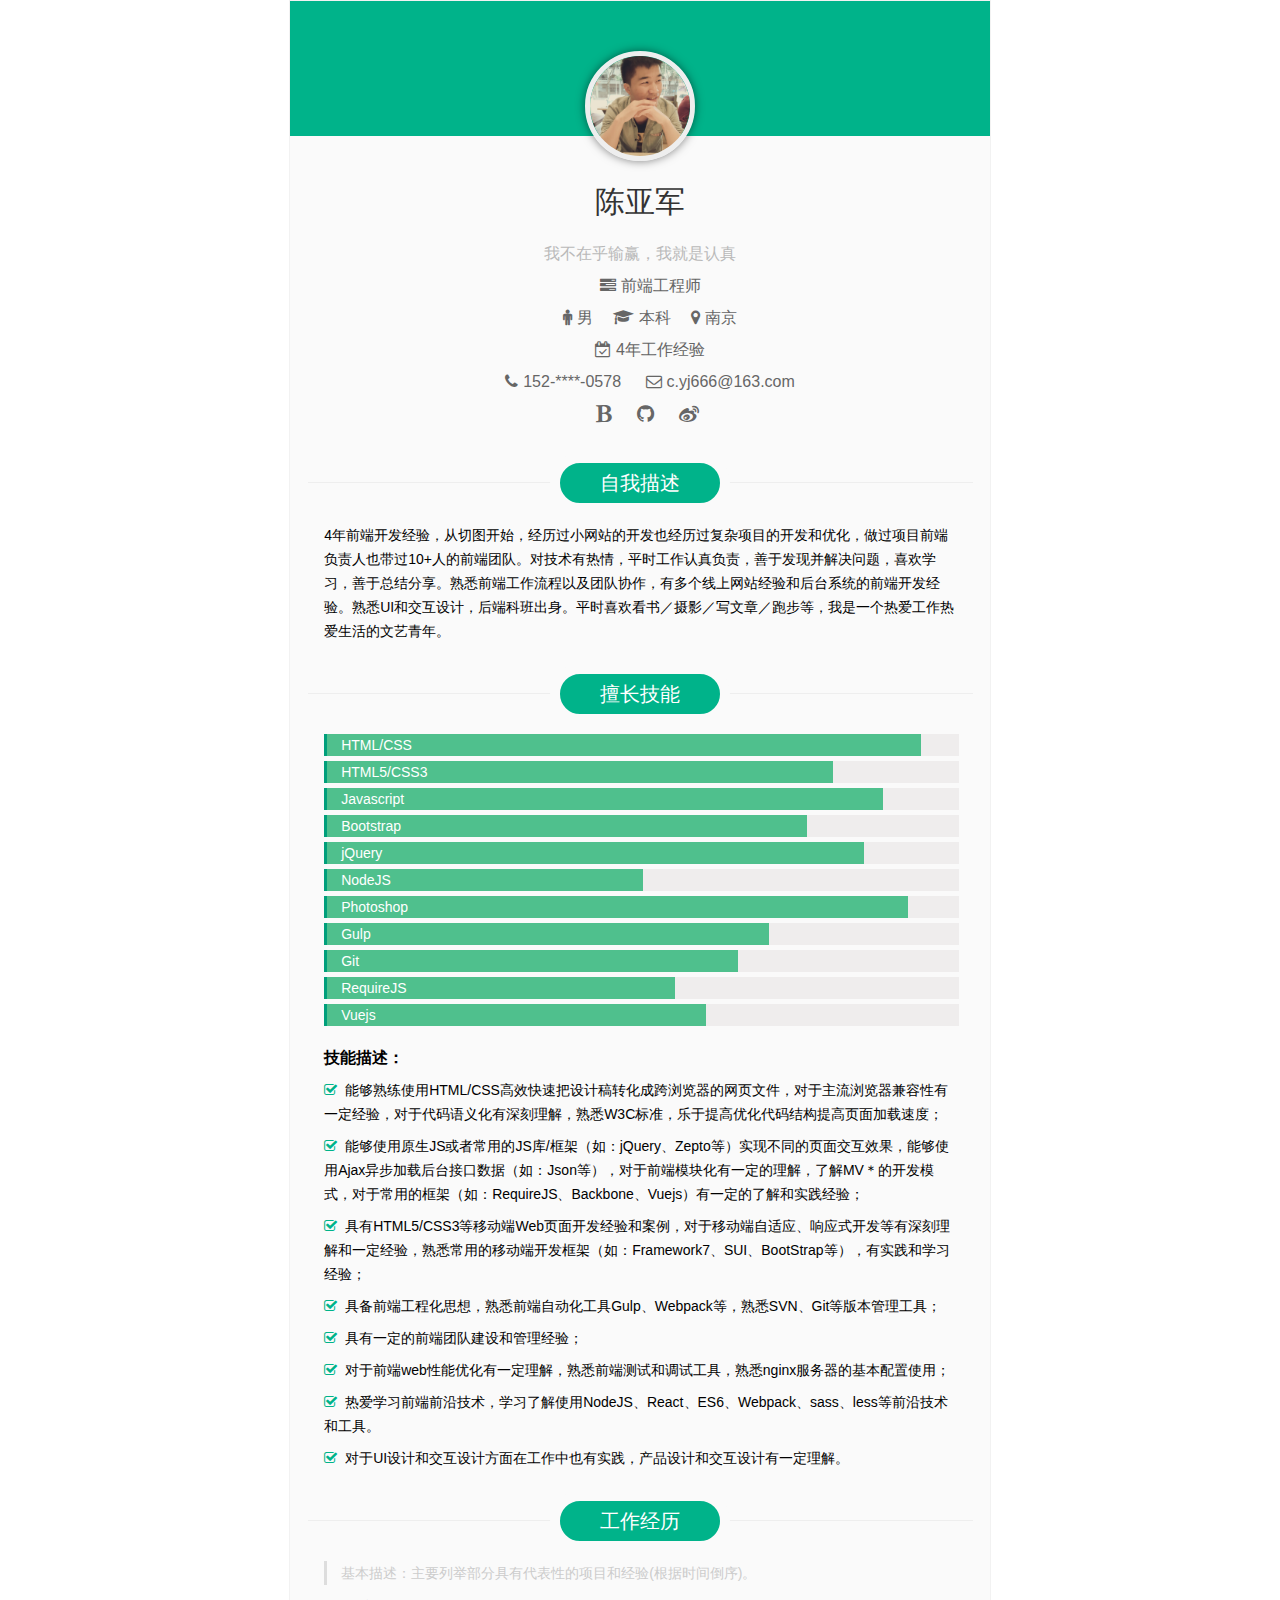
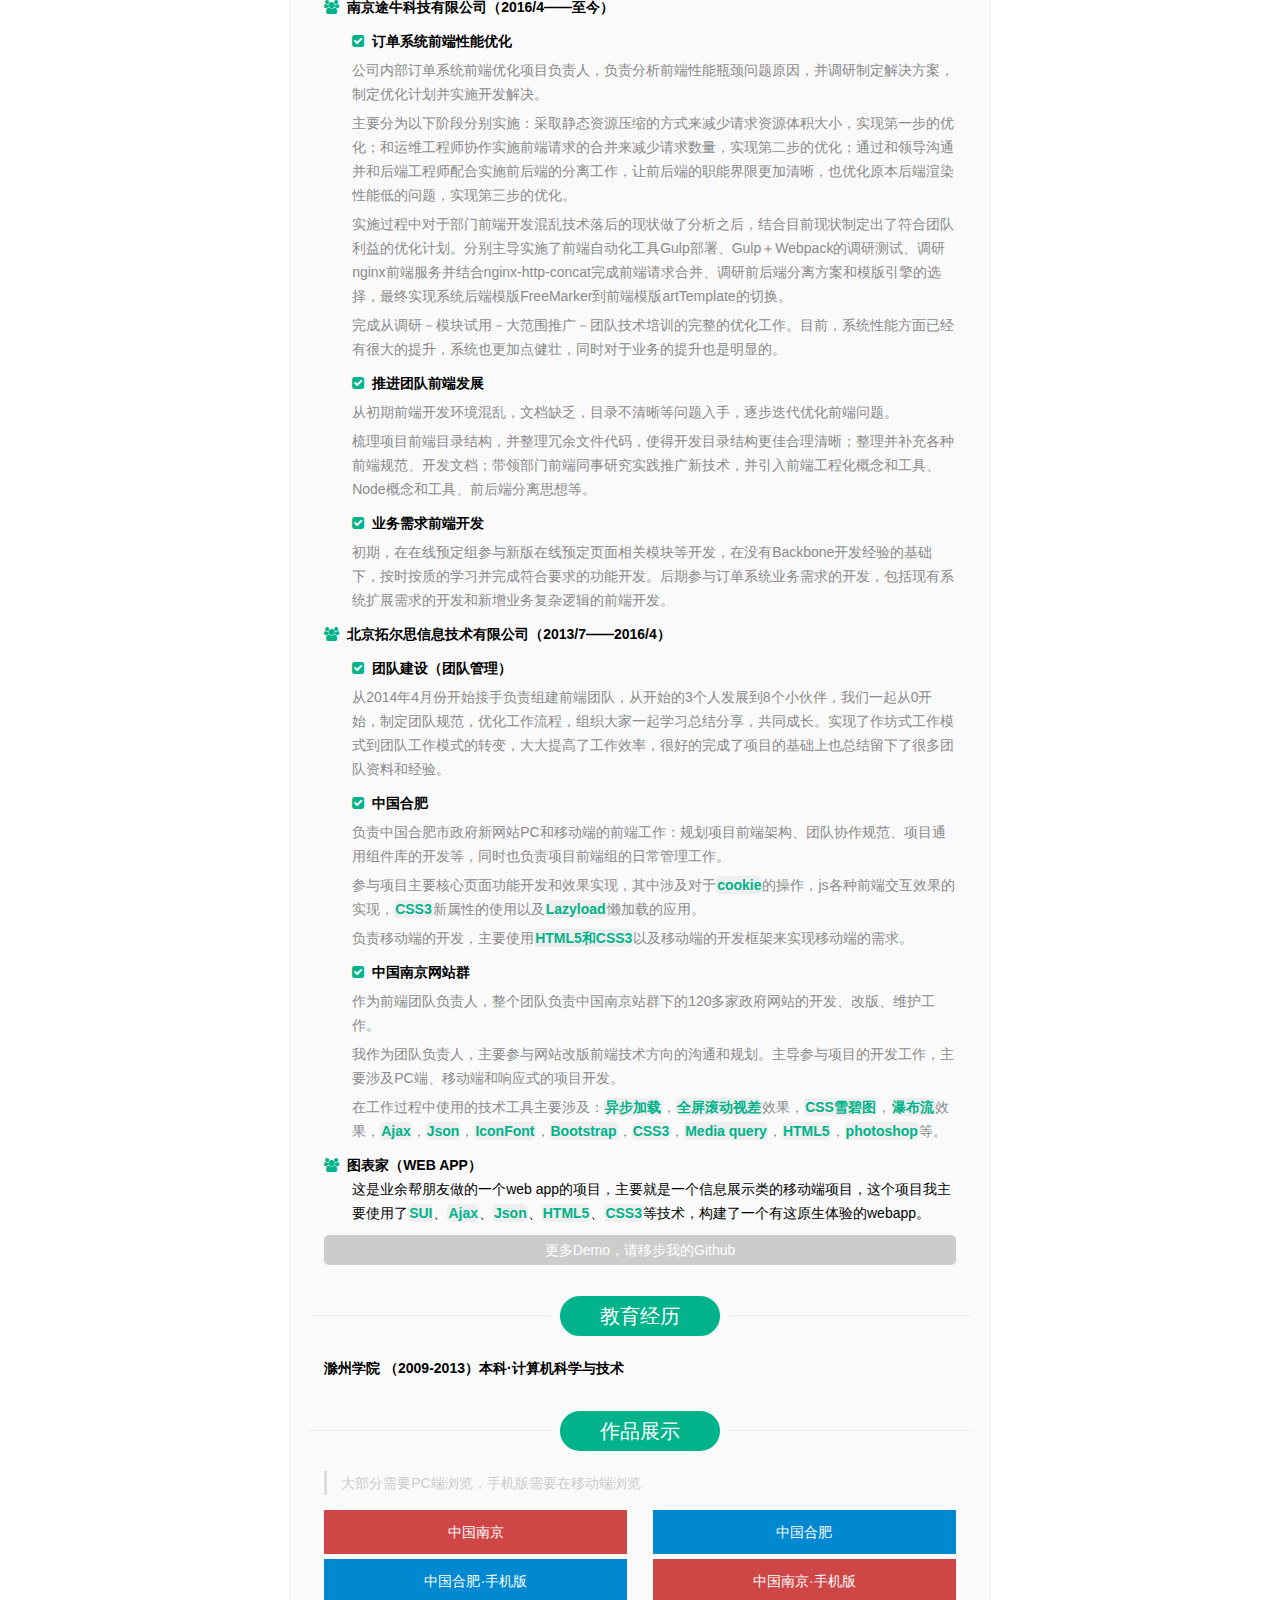
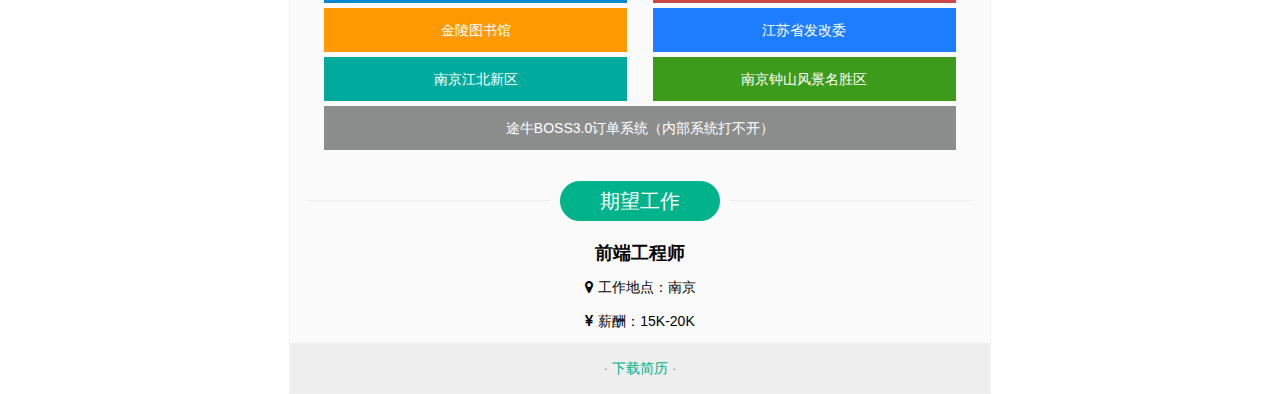
<file: index.html>
<!DOCTYPE html>
<html lang="en">
<head>
	<meta charset="UTF-8">
	<meta http-equiv="X-UA-Compatible" content="IE=edge">
	<title>Yajun's Resume</title>
	<meta name="viewport" content="initial-scale=1, maximum-scale=1">
	<meta name="apple-mobile-web-app-capable" content="yes">
    <meta name="apple-mobile-web-app-status-bar-style" content="black">

	<link rel="stylesheet" type="text/css"  href="css/resume-v2.css">
	<link rel="stylesheet" type="text/css"  href="css/font-awesome.min.css">

	<!-- 百度统计代码 -->
	<script>
	var _hmt = _hmt || [];
	(function() {
	  var hm = document.createElement("script");
	  hm.src = "//hm.baidu.com/hm.js?6ed5cdcc9e798829b0d4afc1853e2a17";
	  var s = document.getElementsByTagName("script")[0]; 
	  s.parentNode.insertBefore(hm, s);
	})();
	</script>

</head>
<body>
<div class="warp">
	<div class="header">
		<img src="img/photo.jpg" />
	</div>
	<div class="block info">
		<h2>陈亚军</h2>
		<p class="f_word">我不在乎输赢，我就是认真</p>
		<p><i class="fa fa-tasks"></i>前端工程师</p>
		<p><span><i class="fa fa-male"></i>男</span><span><i class="fa fa-graduation-cap"></i>本科</span><span><i class="fa fa-map-marker"></i>南京</span></p>
		<p><i class="fa fa-calendar-check-o"></i><span>4年工作经验</span></p>
		<p><span><i class="fa fa-phone"></i>152-****-0578</span> <span><i class="fa fa-envelope-o"></i>c.yj666@163.com</span></p>
		<p><a href="https://github.com/stuxt/stuxt.github.io/issues" target="_blank"><i class="fa fa-bold"></i></a><a href="https://github.com/stuxt" target="_blank"><i class="fa fa-github"></i></a><a href="http://weibo.com/cyj666" target="_blank"><i class="fa fa-weibo"></i></a></p>
	</div>
	<div class="ex-box">
		<div class="item-box">
			<div class="title">自我描述</div>
			<div class="content">
				<p>4年前端开发经验，从切图开始，经历过小网站的开发也经历过复杂项目的开发和优化，做过项目前端负责人也带过10+人的前端团队。对技术有热情，平时工作认真负责，善于发现并解决问题，喜欢学习，善于总结分享。熟悉前端工作流程以及团队协作，有多个线上网站经验和后台系统的前端开发经验。熟悉UI和交互设计，后端科班出身。平时喜欢看书／摄影／写文章／跑步等，我是一个热爱工作热爱生活的文艺青年。</p>
			</div>
		</div>
		<div class="item-box skill">
			<div class="title">擅长技能</div>
			<div class="content">
				<ul class="tec-list">
					<li class="tec-hc"><div class="pro-box"><div class="pro-inner"><span>HTML/CSS</span></div></div></li>
					<li class="tec-h5c3"><div class="pro-box"><div class="pro-inner"><span>HTML5/CSS3</span></div></div></li>
					<li class="tec-js"><div class="pro-box"><div class="pro-inner"><span>Javascript</span></div></div></li>
					<li class="tec-bs"><div class="pro-box"><div class="pro-inner"><span>Bootstrap</span></div></div></li>
					<li class="tec-jq"><div class="pro-box"><div class="pro-inner"><span>jQuery</span></div></div></li>
					<li class="tec-node"><div class="pro-box"><div class="pro-inner"><span>NodeJS</span></div></div></li>
					<li class="tec-ps"><div class="pro-box"><div class="pro-inner"><span>Photoshop</span></div></div></li>
					<li class="tec-gulp"><div class="pro-box"><div class="pro-inner"><span>Gulp</span></div></div></li>
					<li class="tec-git"><div class="pro-box"><div class="pro-inner"><span>Git</span></div></div></li>
					<li class="tec-rq"><div class="pro-box"><div class="pro-inner"><span>RequireJS</span></div></div></li>
					<li class="tec-vue"><div class="pro-box"><div class="pro-inner"><span>Vuejs</span></div></div></li>
				</ul>
				<p><span>技能描述：</span></p>
				<ul class="skill-list">
					<li><i class="fa fa-check-square-o"></i>能够熟练使用HTML/CSS高效快速把设计稿转化成跨浏览器的网页文件，对于主流浏览器兼容性有一定经验，对于代码语义化有深刻理解，熟悉W3C标准，乐于提高优化代码结构提高页面加载速度；</li>
					<li><i class="fa fa-check-square-o"></i>能够使用原生JS或者常用的JS库/框架（如：jQuery、Zepto等）实现不同的页面交互效果，能够使用Ajax异步加载后台接口数据（如：Json等），对于前端模块化有一定的理解，了解MV＊的开发模式，对于常用的框架（如：RequireJS、Backbone、Vuejs）有一定的了解和实践经验；</li>
					<li><i class="fa fa-check-square-o"></i>具有HTML5/CSS3等移动端Web页面开发经验和案例，对于移动端自适应、响应式开发等有深刻理解和一定经验，熟悉常用的移动端开发框架（如：Framework7、SUI、BootStrap等），有实践和学习经验；</li>
					<li><i class="fa fa-check-square-o"></i>具备前端工程化思想，熟悉前端自动化工具Gulp、Webpack等，熟悉SVN、Git等版本管理工具；</li>
					<li><i class="fa fa-check-square-o"></i>具有一定的前端团队建设和管理经验；</li>
					<li><i class="fa fa-check-square-o"></i>对于前端web性能优化有一定理解，熟悉前端测试和调试工具，熟悉nginx服务器的基本配置使用；</li>
					<li><i class="fa fa-check-square-o"></i>热爱学习前端前沿技术，学习了解使用NodeJS、React、ES6、Webpack、sass、less等前沿技术和工具。</li>
					<li><i class="fa fa-check-square-o"></i>对于UI设计和交互设计方面在工作中也有实践，产品设计和交互设计有一定理解。</li>
				</ul>
			</div>
		</div>
		<div class="item-box exp">
			<div class="title">工作经历</div>
			<div class="content">
				<p><span>基本描述：</span>主要列举部分具有代表性的项目和经验(根据时间倒序)。</p>
				<dl>
					<dt><i class="fa fa-users"></i>南京途牛科技有限公司（2016/4——至今）</dt>
					<dd>
						<ul>
							<li class="exp-item-title"><i class="fa fa-check-square"></i>订单系统前端性能优化</li>
							<li class="exp-item-content">
								<p>公司内部订单系统前端优化项目负责人，负责分析前端性能瓶颈问题原因，并调研制定解决方案，制定优化计划并实施开发解决。</p>
								<p>主要分为以下阶段分别实施：采取静态资源压缩的方式来减少请求资源体积大小，实现第一步的优化；和运维工程师协作实施前端请求的合并来减少请求数量，实现第二步的优化；通过和领导沟通并和后端工程师配合实施前后端的分离工作，让前后端的职能界限更加清晰，也优化原本后端渲染性能低的问题，实现第三步的优化。</p>
								<p>实施过程中对于部门前端开发混乱技术落后的现状做了分析之后，结合目前现状制定出了符合团队利益的优化计划。分别主导实施了前端自动化工具Gulp部署、Gulp＋Webpack的调研测试、调研nginx前端服务并结合nginx-http-concat完成前端请求合并、调研前后端分离方案和模版引擎的选择，最终实现系统后端模版FreeMarker到前端模版artTemplate的切换。</p>
								<p>完成从调研－模块试用－大范围推广－团队技术培训的完整的优化工作。目前，系统性能方面已经有很大的提升，系统也更加点健壮，同时对于业务的提升也是明显的。</p>
							</li>

							<li class="exp-item-title"><i class="fa fa-check-square"></i>推进团队前端发展</li>
							<li class="exp-item-content">
								<p>从初期前端开发环境混乱，文档缺乏，目录不清晰等问题入手，逐步迭代优化前端问题。</p>
								<p>梳理项目前端目录结构，并整理冗余文件代码，使得开发目录结构更佳合理清晰；整理并补充各种前端规范、开发文档；带领部门前端同事研究实践推广新技术，并引入前端工程化概念和工具、Node概念和工具、前后端分离思想等。</p>
							</li>

							<li class="exp-item-title"><i class="fa fa-check-square"></i>业务需求前端开发</li>
							<li class="exp-item-content">
								<p>初期，在在线预定组参与新版在线预定页面相关模块等开发，在没有Backbone开发经验的基础下，按时按质的学习并完成符合要求的功能开发。后期参与订单系统业务需求的开发，包括现有系统扩展需求的开发和新增业务复杂逻辑的前端开发。</p>
							</li>
						</ul>
					</dd>
					<dt><i class="fa fa-users"></i>北京拓尔思信息技术有限公司（2013/7——2016/4）</dt>
					<dd>
						<ul>
							<li class="exp-item-title"><i class="fa fa-check-square"></i>团队建设（团队管理）</li>
							<li class="exp-item-content">
								<p>从2014年4月份开始接手负责组建前端团队，从开始的3个人发展到8个小伙伴，我们一起从0开始，制定团队规范，优化工作流程，组织大家一起学习总结分享，共同成长。实现了作坊式工作模式到团队工作模式的转变，大大提高了工作效率，很好的完成了项目的基础上也总结留下了很多团队资料和经验。</p>
							</li>

							<li class="exp-item-title"><i class="fa fa-check-square"></i>中国合肥</li>
							<li class="exp-item-content">
								<p>负责中国合肥市政府新网站PC和移动端的前端工作：规划项目前端架构、团队协作规范、项目通用组件库的开发等，同时也负责项目前端组的日常管理工作。</p>
								<p>参与项目主要核心页面功能开发和效果实现，其中涉及对于<span>cookie</span>的操作，js各种前端交互效果的实现，<span>CSS3</span>新属性的使用以及<span>Lazyload</span>懒加载的应用。</p>
								<p>负责移动端的开发，主要使用<span>HTML5和CSS3</span>以及移动端的开发框架来实现移动端的需求。</p>
							</li>

							<li class="exp-item-title"><i class="fa fa-check-square"></i>中国南京网站群</li>
							<li class="exp-item-content">
								<p>作为前端团队负责人，整个团队负责中国南京站群下的120多家政府网站的开发、改版、维护工作。</p>
								<p>我作为团队负责人，主要参与网站改版前端技术方向的沟通和规划。主导参与项目的开发工作，主要涉及PC端、移动端和响应式的项目开发。</p>
								<p>在工作过程中使用的技术工具主要涉及：<span>异步加载</span>，<span>全屏滚动视差</span>效果，<span>CSS雪碧图</span>，<span>瀑布流</span>效果，<span>Ajax</span>，<span>Json</span>，<span>IconFont</span>，<span>Bootstrap</span>，<span>CSS3</span>，<span>Media query</span>，<span>HTML5</span>，<span>photoshop</span>等。</p>
							</li>

							<!--<li class="exp-item-content">中国南京（手机版）：此项目是中国南京政府门户网站的移动版，对PC端进行重新规划架构更符合移动端，主要用到了<span>jQuery mobile</span>的部分对功能实现，用到了<span>CSS3</span>的<span>media query</span>实现了自适应和达到响应式的效果，以及<span>Ajax</span>实现了分页异步加载数据。</li>-->

							<!--<li class="exp-item-content">金陵图书馆（响应式）：金陵图书馆官网，主要基于<span>Bootstrap</span>实现了本站的响应式开发需求，实现了不同终端上都能友好的展示，对于一些小图标使用<span>iconfont</span>实现。配合后端工程师，对接接口与第三方系统，实现网站的上线。</li>-->

							<!--<li class="exp-item-content">江苏省发改委：江苏省发改委官网，主要是对江苏发改委网站的改版，主要是通过<span>异步加载</span>的方式，<span>对首页进行了优化</span>，把其他不同频道的内容加载到首页的不同容器，实现切换展示。使用异步加载主要是考虑到全部都写在首页一个页面上影响加载速度，所以通过把不同页面的内容异步加载到首页预留的不同容器内实现按需加载，加快首页加载速度。</li>-->

							<!--<li class="exp-item-content">我的南京APP（部分HTML5页面）：主要配合“我的南京”app，实现一些HTML5页面的开发，主要包括新闻页面，摄影页面，实现移动端的<span>瀑布流效果</span>和<span>Ajax异步加载</span>实现翻页的需求，配合app工程师修复各种bug。</li>-->

							<!--<li class="exp-item-content">中国南京门户网站：我作为前端负责人，负责所有前端的工作，制定团队协作规范和注意事项，手写JS实现页面不同的交互效果，对于页面优化部分尽量优化dom结构和使用<span>css 雪碧图</span>来减少请求数量，实现页面性能的优化，也使用了部分<span>CSS3</span>特性来实现交互效果。整合前端团队工作，配合后端制定某些数据接口。</li>-->
						</ul>
					</dd>
					<dt><i class="fa fa-users"></i>图表家（WEB APP）</dt>
					<dd>这是业余帮朋友做的一个web app的项目，主要就是一个信息展示类的移动端项目，这个项目我主要使用了<span>SUI</span>、<span>Ajax</span>、<span>Json</span>、<span>HTML5</span>、<span>CSS3</span>等技术，构建了一个有这原生体验的webapp。</dd>
				</dl>
				<a href="https://github.com/stuxt" target="_blank" class="a-github">更多Demo，请移步我的Github</a>
			</div>
		</div>
		<div class="item-box edu">
			<div class="title">教育经历</div>
			<div class="content">
				<p>滁州学院 （2009-2013）本科·计算机科学与技术</p>
				<!--<ul>-->
					<!--<li><i class="fa fa-dot-circle-o"></i>[2010]获校网页设计大赛一等奖</li>-->
					<!--<li><i class="fa fa-dot-circle-o"></i>[2011-2012]担任院学生会办公室主任</li>-->
					<!--<li><i class="fa fa-dot-circle-o"></i>[2011]获校二等奖学金</li>-->
					<!--<li><i class="fa fa-dot-circle-o"></i>[2011]获学生会“优秀学生干部”称号</li>-->
					<!--<li><i class="fa fa-dot-circle-o"></i>[2012]获国家励志奖学金</li>-->
					<!--<li><i class="fa fa-dot-circle-o"></i>[证书]英语四级</li>-->
					<!--<li><i class="fa fa-dot-circle-o"></i>[证书]国家计算机四级（网络工程师）</li>-->
				<!--</ul>-->
			</div>
		</div>
		<div class="item-box product">
			<div class="title">作品展示</div>
			<div class="content">
				<p>大部分需要PC端浏览，手机版需要在移动端浏览</p>
				<ul>
					<li class="nj-pc"><a href="http://www.nj.gov.cn" target="_blank">中国南京</a></li>
					<li class="hf-pc"><a href="www.hefei.gov.cn" target="_blank">中国合肥</a></li>
					<li class="hf-mobile"><a href="http://www.hefei.gov.cn/m/" target="_blank">中国合肥·手机版</a></li>
					<li class="nj-mobile"><a href="http://www.nj.gov.cn/zgnjsjb/" target="_blank">中国南京·手机版</a></li>
					<li class="jllib"><a href="http://www.jllib.cn" target="_blank">金陵图书馆</a></li>
					<li class="dpc-pc"><a href="http://www.jsdpc.gov.cn" target="_blank">江苏省发改委</a></li>
					<li class="njjb-pc"><a href="http://njna.nanjing.gov.cn/" target="_blank">南京江北新区</a></li>
					<li class="zsl-pc"><a href="http://zschina.nanjing.gov.cn/" target="_blank">南京钟山风景名胜区</a></li>
					<li class="tn-boss"><a href="###">途牛BOSS3.0订单系统（内部系统打不开）</a></li>
					<!--<li class="tbj-mobile"><a href="http://m.tubiaojia.com/" target="_blank">图表家</a></li>-->
				</ul>
			</div>
		</div>
		<div class="item-box job">
			<div class="title">期望工作</div>
			<div class="content">
				<p class="postion">前端工程师</p>
				<p><span><i class="fa fa-map-marker"></i>工作地点：南京</span></p>
				<p><i class="fa fa-jpy"></i>薪酬：15K-20K</p>
			</div>
		</div>
	</div>


	<div class="footer">
		<p>· <a href="https://github.com/stuxt/Resume/blob/master/files/FE-Yajun'sResume-2017.pdf" target="_blank">下载简历</a> ·</p>
	</div>
</div>

	
</body>
</html>
</file>
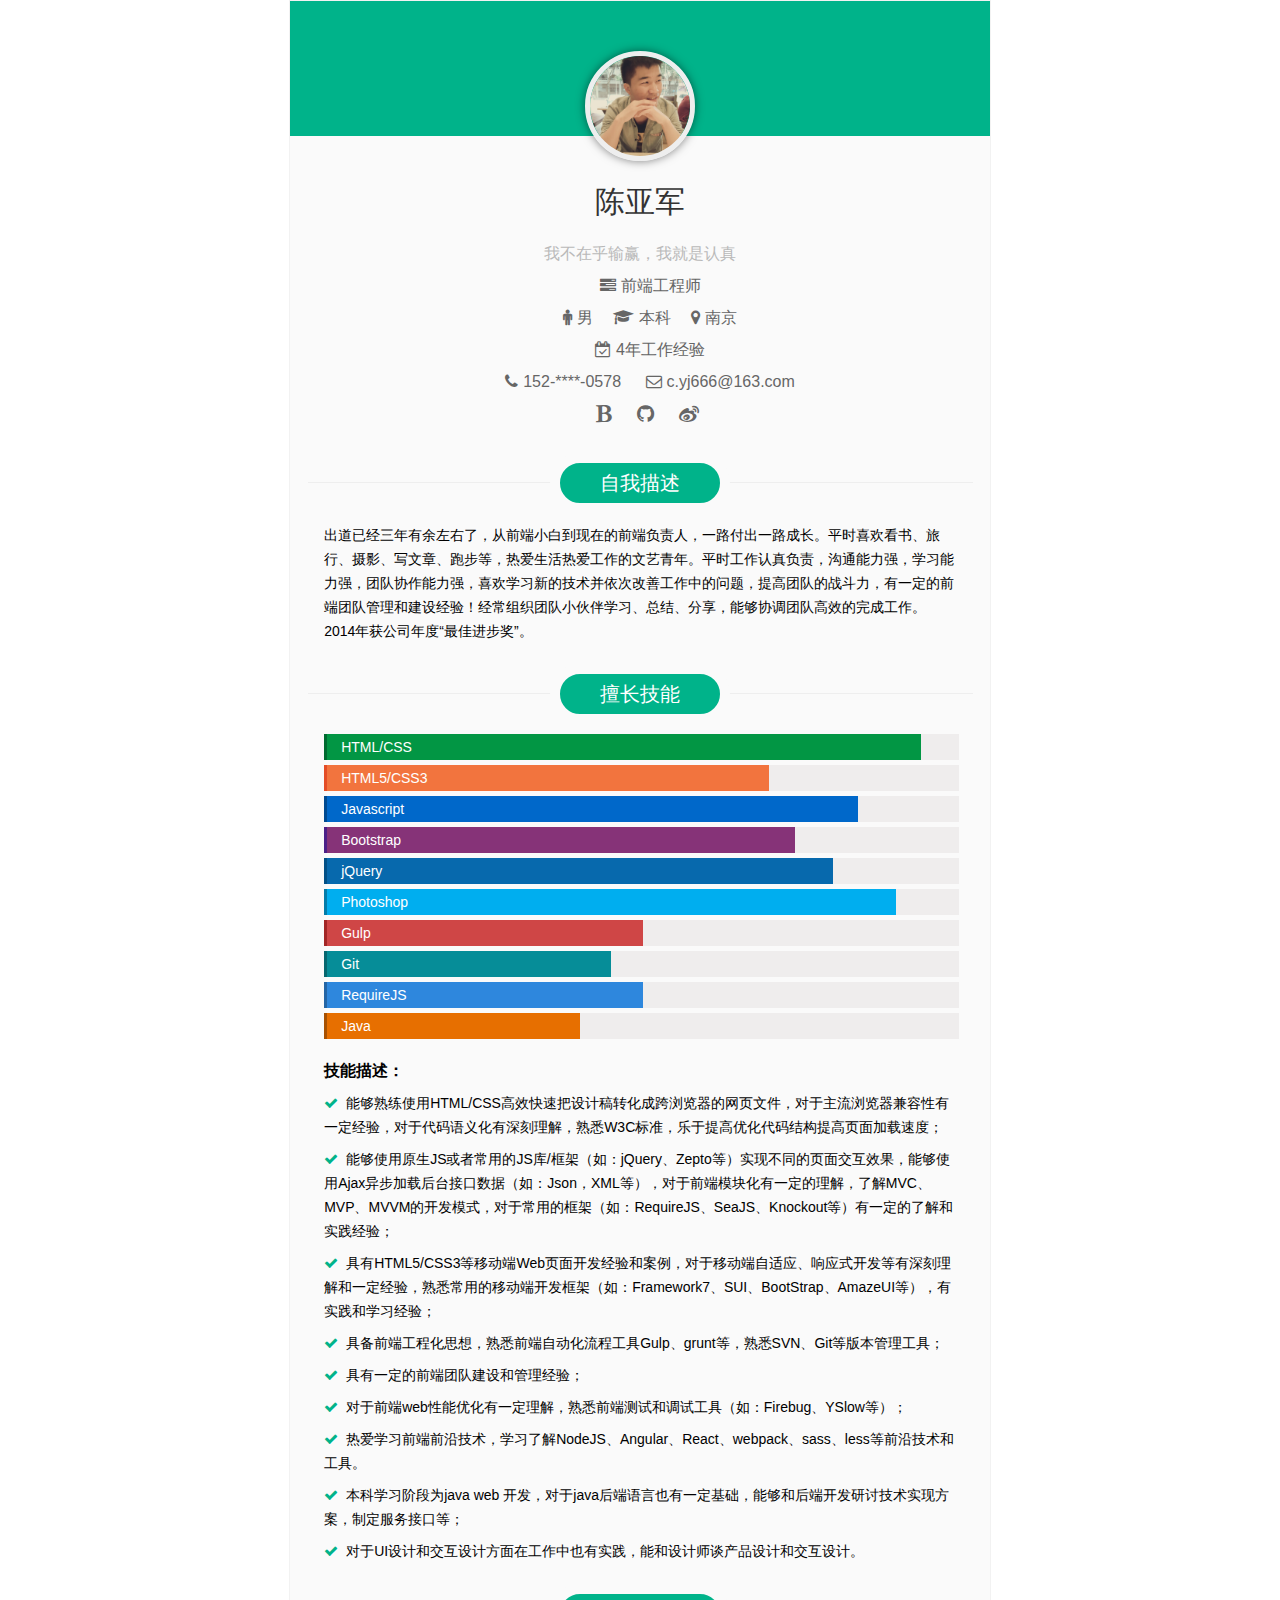
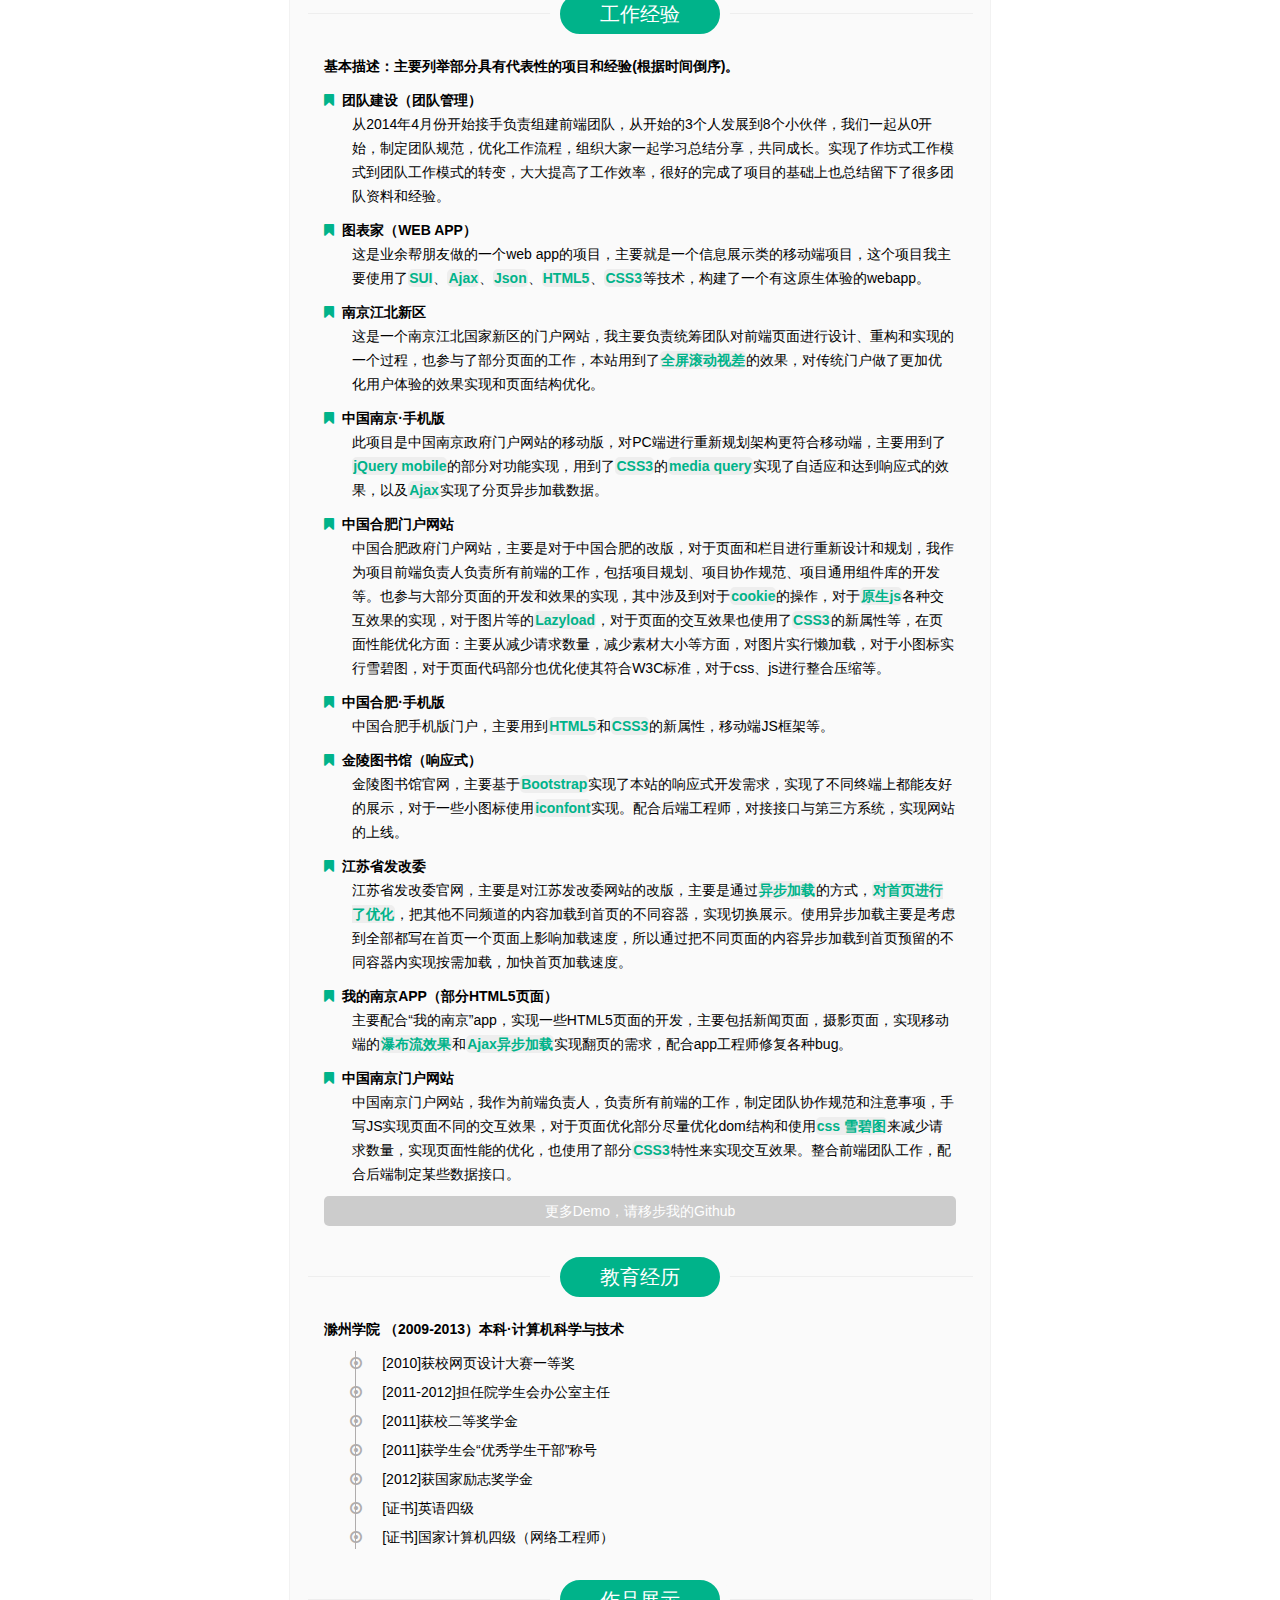
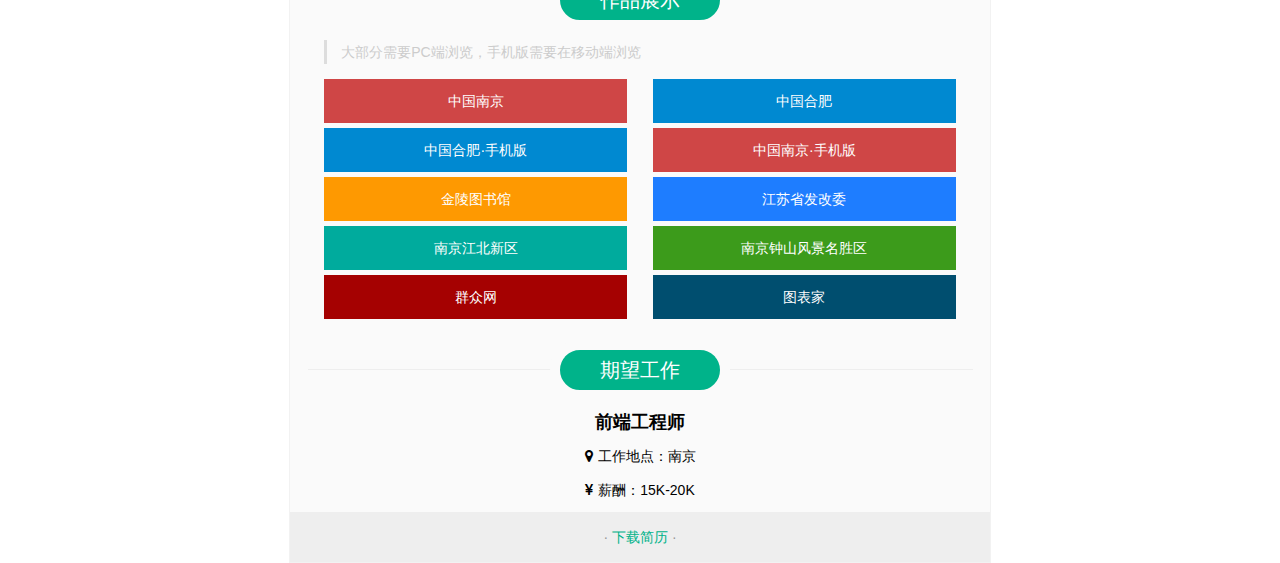
<file: index-v1.html>
<!DOCTYPE html>
<html lang="en">
<head>
	<meta charset="UTF-8">
	<meta http-equiv="X-UA-Compatible" content="IE=edge">
	<title>Yajun's Resume</title>
	<meta name="viewport" content="initial-scale=1, maximum-scale=1">
	<meta name="apple-mobile-web-app-capable" content="yes">
    <meta name="apple-mobile-web-app-status-bar-style" content="black">

	<link rel="stylesheet" type="text/css"  href="css/resume.css">
	<link rel="stylesheet" type="text/css"  href="css/font-awesome.min.css">
</head>
<body>
<div class="warp">
	<div class="header">
		<img src="img/photo.jpg" />
	</div>
	<div class="block info">
		<h2>陈亚军</h2>
		<p class="f_word">我不在乎输赢，我就是认真</p>
		<p><i class="fa fa-tasks"></i>前端工程师</p>
		<p><span><i class="fa fa-male"></i>男</span><span><i class="fa fa-graduation-cap"></i>本科</span><span><i class="fa fa-map-marker"></i>南京</span></p>
		<p><i class="fa fa-calendar-check-o"></i><span>4年工作经验</span></p>
		<p><span><i class="fa fa-phone"></i>152-****-0578</span> <span><i class="fa fa-envelope-o"></i>c.yj666@163.com</span></p>
		<p><a href="https://github.com/stuxt/stuxt.github.io/issues" target="_blank"><i class="fa fa-bold"></i></a><a href="https://github.com/stuxt" target="_blank"><i class="fa fa-github"></i></a><a href="http://weibo.com/cyj666" target="_blank"><i class="fa fa-weibo"></i></a></p>
	</div>
	<div class="ex-box">
		<div class="item-box">
			<div class="title">自我描述</div>
			<div class="content">
				<p>出道已经三年有余左右了，从前端小白到现在的前端负责人，一路付出一路成长。平时喜欢看书、旅行、摄影、写文章、跑步等，热爱生活热爱工作的文艺青年。平时工作认真负责，沟通能力强，学习能力强，团队协作能力强，喜欢学习新的技术并依次改善工作中的问题，提高团队的战斗力，有一定的前端团队管理和建设经验！经常组织团队小伙伴学习、总结、分享，能够协调团队高效的完成工作。2014年获公司年度“最佳进步奖”。</p>
			</div>
		</div>
		<div class="item-box skill">
			<div class="title">擅长技能</div>
			<div class="content">
				<ul class="tec-list">
					<li class="tec-hc"><div class="pro-box"><div class="pro-inner"><span>HTML/CSS</span></div></div></li>
					<li class="tec-h5c3"><div class="pro-box"><div class="pro-inner"><span>HTML5/CSS3</span></div></div></li>
					<li class="tec-js"><div class="pro-box"><div class="pro-inner"><span>Javascript</span></div></div></li>
					<li class="tec-bs"><div class="pro-box"><div class="pro-inner"><span>Bootstrap</span></div></div></li>
					<li class="tec-jq"><div class="pro-box"><div class="pro-inner"><span>jQuery</span></div></div></li>
					<!-- <li class="tec-node"><div class="pro-box"><div class="pro-inner"><span>NodeJS</span></div></div></li> -->
					<li class="tec-ps"><div class="pro-box"><div class="pro-inner"><span>Photoshop</span></div></div></li>
					<li class="tec-gulp"><div class="pro-box"><div class="pro-inner"><span>Gulp</span></div></div></li>
					<li class="tec-git"><div class="pro-box"><div class="pro-inner"><span>Git</span></div></div></li>
					<li class="tec-rq"><div class="pro-box"><div class="pro-inner"><span>RequireJS</span></div></div></li>
					<li class="tec-java"><div class="pro-box"><div class="pro-inner"><span>Java</span></div></div></li>
				</ul>
				<p><span>技能描述：</span></p>
				<ul class="skill-list">
					<li><i class="fa fa-check"></i>能够熟练使用HTML/CSS高效快速把设计稿转化成跨浏览器的网页文件，对于主流浏览器兼容性有一定经验，对于代码语义化有深刻理解，熟悉W3C标准，乐于提高优化代码结构提高页面加载速度；</li>
					<li><i class="fa fa-check"></i>能够使用原生JS或者常用的JS库/框架（如：jQuery、Zepto等）实现不同的页面交互效果，能够使用Ajax异步加载后台接口数据（如：Json，XML等），对于前端模块化有一定的理解，了解MVC、MVP、MVVM的开发模式，对于常用的框架（如：RequireJS、SeaJS、Knockout等）有一定的了解和实践经验；</li>
					<li><i class="fa fa-check"></i>具有HTML5/CSS3等移动端Web页面开发经验和案例，对于移动端自适应、响应式开发等有深刻理解和一定经验，熟悉常用的移动端开发框架（如：Framework7、SUI、BootStrap、AmazeUI等），有实践和学习经验；</li>
					<li><i class="fa fa-check"></i>具备前端工程化思想，熟悉前端自动化流程工具Gulp、grunt等，熟悉SVN、Git等版本管理工具；</li>
					<li><i class="fa fa-check"></i>具有一定的前端团队建设和管理经验；</li>
					<li><i class="fa fa-check"></i>对于前端web性能优化有一定理解，熟悉前端测试和调试工具（如：Firebug、YSlow等）；</li>
					<li><i class="fa fa-check"></i>热爱学习前端前沿技术，学习了解NodeJS、Angular、React、webpack、sass、less等前沿技术和工具。</li>
					<li><i class="fa fa-check"></i>本科学习阶段为java web 开发，对于java后端语言也有一定基础，能够和后端开发研讨技术实现方案，制定服务接口等；</li>
					<li><i class="fa fa-check"></i>对于UI设计和交互设计方面在工作中也有实践，能和设计师谈产品设计和交互设计。</li>
				</ul>
			</div>
		</div>
		<div class="item-box exp">
			<div class="title">工作经验</div>
			<div class="content">
				<p><span>基本描述：</span>主要列举部分具有代表性的项目和经验(根据时间倒序)。</p>
				<dl>
					<dt><i class="fa fa-bookmark"></i>团队建设（团队管理）</dt>
					<dd>从2014年4月份开始接手负责组建前端团队，从开始的3个人发展到8个小伙伴，我们一起从0开始，制定团队规范，优化工作流程，组织大家一起学习总结分享，共同成长。实现了作坊式工作模式到团队工作模式的转变，大大提高了工作效率，很好的完成了项目的基础上也总结留下了很多团队资料和经验。</dd>
					<dt><i class="fa fa-bookmark"></i>图表家（WEB APP）</dt>
					<dd>这是业余帮朋友做的一个web app的项目，主要就是一个信息展示类的移动端项目，这个项目我主要使用了<span>SUI</span>、<span>Ajax</span>、<span>Json</span>、<span>HTML5</span>、<span>CSS3</span>等技术，构建了一个有这原生体验的webapp。</dd>
					<dt><i class="fa fa-bookmark"></i>南京江北新区</dt>
					<dd>这是一个南京江北国家新区的门户网站，我主要负责统筹团队对前端页面进行设计、重构和实现的一个过程，也参与了部分页面的工作，本站用到了<span>全屏滚动视差</span>的效果，对传统门户做了更加优化用户体验的效果实现和页面结构优化。</dd>
					<dt><i class="fa fa-bookmark"></i>中国南京·手机版</dt>
					<dd>此项目是中国南京政府门户网站的移动版，对PC端进行重新规划架构更符合移动端，主要用到了<span>jQuery mobile</span>的部分对功能实现，用到了<span>CSS3</span>的<span>media query</span>实现了自适应和达到响应式的效果，以及<span>Ajax</span>实现了分页异步加载数据。</dd>
					<dt><i class="fa fa-bookmark"></i>中国合肥门户网站</dt>
					<dd>中国合肥政府门户网站，主要是对于中国合肥的改版，对于页面和栏目进行重新设计和规划，我作为项目前端负责人负责所有前端的工作，包括项目规划、项目协作规范、项目通用组件库的开发等。也参与大部分页面的开发和效果的实现，其中涉及到对于<span>cookie</span>的操作，对于<span>原生js</span>各种交互效果的实现，对于图片等的<span>Lazyload</span>，对于页面的交互效果也使用了<span>CSS3</span>的新属性等，在页面性能优化方面：主要从减少请求数量，减少素材大小等方面，对图片实行懒加载，对于小图标实行雪碧图，对于页面代码部分也优化使其符合W3C标准，对于css、js进行整合压缩等。</dd>
					<dt><i class="fa fa-bookmark"></i>中国合肥·手机版</dt>
					<dd>中国合肥手机版门户，主要用到<span>HTML5</span>和<span>CSS3</span>的新属性，移动端JS框架等。</dd>
					<dt><i class="fa fa-bookmark"></i>金陵图书馆（响应式）</dt>
					<dd>金陵图书馆官网，主要基于<span>Bootstrap</span>实现了本站的响应式开发需求，实现了不同终端上都能友好的展示，对于一些小图标使用<span>iconfont</span>实现。配合后端工程师，对接接口与第三方系统，实现网站的上线。</dd>
					<dt><i class="fa fa-bookmark"></i>江苏省发改委</dt>
					<dd>江苏省发改委官网，主要是对江苏发改委网站的改版，主要是通过<span>异步加载</span>的方式，<span>对首页进行了优化</span>，把其他不同频道的内容加载到首页的不同容器，实现切换展示。使用异步加载主要是考虑到全部都写在首页一个页面上影响加载速度，所以通过把不同页面的内容异步加载到首页预留的不同容器内实现按需加载，加快首页加载速度。</dd>
					<dt><i class="fa fa-bookmark"></i>我的南京APP（部分HTML5页面）</dt>
					<dd>主要配合“我的南京”app，实现一些HTML5页面的开发，主要包括新闻页面，摄影页面，实现移动端的<span>瀑布流效果</span>和<span>Ajax异步加载</span>实现翻页的需求，配合app工程师修复各种bug。</dd>
					<dt><i class="fa fa-bookmark"></i>中国南京门户网站</dt>
					<dd>中国南京门户网站，我作为前端负责人，负责所有前端的工作，制定团队协作规范和注意事项，手写JS实现页面不同的交互效果，对于页面优化部分尽量优化dom结构和使用<span>css 雪碧图</span>来减少请求数量，实现页面性能的优化，也使用了部分<span>CSS3</span>特性来实现交互效果。整合前端团队工作，配合后端制定某些数据接口。</dd>
				</dl>
				<a href="https://github.com/stuxt" target="_blank" class="a-github">更多Demo，请移步我的Github</a>
			</div>
		</div>
		<div class="item-box edu">
			<div class="title">教育经历</div>
			<div class="content">
				<p>滁州学院 （2009-2013）本科·计算机科学与技术</p>
				<ul>
					<li><i class="fa fa-dot-circle-o"></i>[2010]获校网页设计大赛一等奖</li>
					<li><i class="fa fa-dot-circle-o"></i>[2011-2012]担任院学生会办公室主任</li>
					<li><i class="fa fa-dot-circle-o"></i>[2011]获校二等奖学金</li>
					<li><i class="fa fa-dot-circle-o"></i>[2011]获学生会“优秀学生干部”称号</li>
					<li><i class="fa fa-dot-circle-o"></i>[2012]获国家励志奖学金</li>
					<li><i class="fa fa-dot-circle-o"></i>[证书]英语四级</li>
					<li><i class="fa fa-dot-circle-o"></i>[证书]国家计算机四级（网络工程师）</li>
				</ul>
			</div>
		</div>
		<div class="item-box product">
			<div class="title">作品展示</div>
			<div class="content">
				<p>大部分需要PC端浏览，手机版需要在移动端浏览</p>
				<ul>
					<li class="nj-pc"><a href="http://www.nj.gov.cn" target="_blank">中国南京</a></li>
					<li class="hf-pc"><a href="www.hefei.gov.cn" target="_blank">中国合肥</a></li>
					<li class="hf-mobile"><a href="http://www.hefei.gov.cn/m/" target="_blank">中国合肥·手机版</a></li>
					<li class="nj-mobile"><a href="http://www.nj.gov.cn/njgov_2014/zgnjsjb/" target="_blank">中国南京·手机版</a></li>
					<li class="jllib"><a href="http://www.jllib.cn" target="_blank">金陵图书馆</a></li>
					<li class="dpc-pc"><a href="http://www.jsdpc.gov.cn" target="_blank">江苏省发改委</a></li>
					<li class="njjb-pc"><a href="http://njna.nanjing.gov.cn/" target="_blank">南京江北新区</a></li>
					<li class="zsl-pc"><a href="http://zschina.nanjing.gov.cn/" target="_blank">南京钟山风景名胜区</a></li>
					<li class="qz-pc"><a href="http://www.qunzh.com" target="_blank">群众网</a></li>
					<li class="tbj-mobile"><a href="http://m.tubiaojia.com/" target="_blank">图表家</a></li>
				</ul>
			</div>
		</div>
		<div class="item-box job">
			<div class="title">期望工作</div>
			<div class="content">
				<p class="postion">前端工程师</p>
				<p><span><i class="fa fa-map-marker"></i>工作地点：南京</span></p>
				<p><i class="fa fa-jpy"></i>薪酬：15K-20K</p>
			</div>
		</div>
	</div>


	<div class="footer">
		<p>· <a href="https://github.com/stuxt/Resume/blob/master/files/Yajun's%20Resume.pdf" target="_blank">下载简历</a> ·</p>
	</div>
</div>
</body>
</html>
</file>
<file: css/resume-v2.css>
@charset "utf-8";

html{ font-size: 100px; font-family: "Microsoft YaHei",sans-serif;}
/*css reset*/
body,div,dl,dt,dd,ul,ol,li,h1,h2,h3,h4,h5,h6,form,input,textarea,p,select,span { margin:0px; padding:0px;}
img{ border:none; }
dl,ul,ol,menu,li { list-style:none; }
li{list-style-type:none;}
p{word-wrap:break-word}
.clearfix:before, .clearfix:after {
		content: "";
		display: table;
		clear:both;
}
.clear{ clear:both;}
.left{ float:left;}
.right{ float:right;}
a{ text-decoration: none;}

/*css reset  end*/

.warp{ max-width: 7rem; background-color: #fafafa; margin: 0 auto; border: 1px solid #f2f2f2;}
.header{ height: 1.35rem; background-color: #00B38A; text-align: center;}
.header img{ width: 1rem; height: 1rem; border-radius: 50%; border:5px #eee solid; margin-top: .5rem; box-shadow: 0px 0px 10px rgba(0,0,0,.5);}

.info{ text-align: center; color: #666; font-size: .16rem; line-height: .32rem; margin-top: .5rem;}
.info h2{ font-size: .3rem; color: #333; margin: .2rem 0; font-weight: normal;}
.f_word{ color: #B9B9B9;}
.info i{ margin-right: .05rem; margin-left: .2rem;}
.info a{ color: #666; font-size: .2rem;}
.info a:hover{ color: #00B38A;}

.ex-box{ width: 95%; margin: 0 auto;}
.item-box{ border-top: 1px solid #eee; margin-top: .5rem;}
.item-box .title{ font-size: .2rem; width: 1.5rem; margin: 0 auto; text-align: center; margin-top: -30px; padding: .05rem;
	 height: .3rem; line-height: .3rem; border:.1rem #fafafa solid; border-radius: .5rem; color: #fff; background-color: #00B38A;}
.item-box .content{ width: 95%; margin: 10px auto; font-size: .14rem; line-height: .24rem;}

.tec-list li{ width: 100%; height: .22rem;line-height: .22rem;  margin: 5px 0; border-left: 3px solid #009f7b;}
.tec-list li .pro-box{ width: 100%; background-color: #EFEDED; overflow: hidden;}
.tec-list li .pro-inner{ float: left; color: #fff; text-indent: 1em; background-color: #4fc08d;}
.tec-list li.tec-hc .pro-inner{ width: 94%; }
.tec-list li.tec-h5c3 .pro-inner{ width: 80%; }
.tec-list li.tec-js .pro-inner{ width: 88%; }
.tec-list li.tec-bs .pro-inner{ width: 76%; }
.tec-list li.tec-jq .pro-inner{ width: 85%; }
.tec-list li.tec-node .pro-inner{ width: 50%; }
.tec-list li.tec-ps .pro-inner{ width: 92%; }
.tec-list li.tec-gulp .pro-inner{ width: 70%; }
.tec-list li.tec-git .pro-inner{ width: 65%; }
.tec-list li.tec-rq .pro-inner{ width: 55%; }
.tec-list li.tec-vue .pro-inner{ width: 60%; }

.skill .content p{ margin-top: .2rem;}
.skill .content p span{ font-weight: bold; font-size: .16rem;}
.skill-list{ margin-top: .05rem;}
.skill-list li{ margin: 8px 0;}
.skill-list li i{ margin-right: 8px; color: #00B38A;}

/*.exp .content p{ font-weight: bold; margin: .1rem 0;}*/
.exp .content p{ border-left: #ddd 3px solid; padding-left: 1em; margin: .1rem 0; color: #ccc;}
.exp .content dl{}
.exp .content dt{ font-weight: bold; margin-top: .1rem;}
.exp .content dt i{margin-right: 8px; color: #00B38A;}
.exp .content dd{ padding-left: 2em;}
.exp .content dd .exp-item-title{font-weight: bold; margin-top: .1rem;}
.exp .content dd .exp-item-title i{margin-right: 8px; color: #00B38A;}
.exp .content dd .exp-item-content p { color: #8a8a8a; line-height: 24px; margin: 5px 0; padding: 0; border: none;}
.exp .content dd span{ background-color: #eee; color: #00B38A; border-radius: 5px; padding: 1px; font-weight: bold;}
.exp .a-github{ display: block; width: 100%; height: 30px; line-height: 30px; margin: 10px auto; border-radius: 5px; text-align: center; background-color: #ccc; color: #fff;}
.exp .a-github:hover{ background-color: #00B38A;}

.edu .content p{ font-weight: bold; margin: .1rem 0;}
.edu .content ul{ border-left: 1px solid #AFACAC; width: 90%; margin: 0 auto; }
.edu .content ul li{ margin: 5px 0; margin-left: -6px;}
.edu .content ul li i{ margin-right: 20px; color: #AFACAC;}
.edu .content ul li:hover{ color: #00B38A;}
.edu .content ul li:hover i{color: #00B38A;}

.product .content p{ border-left: #ddd 3px solid; padding-left: 1em; margin: .1rem 0; color: #ccc;}
.product .content ul{ overflow: hidden;}
.product .content li{ width: 48%; padding: .1rem 0; margin-top: 5px; float: left; text-align: center;}
.product .content li:nth-child(2n){ float: right;}
.product .content li a{ display: block; color: #fff;}
.product .content li.nj-pc{ background-color:#CF4646; }
.product .content li.hf-pc{ background-color:#0089D1; }
.product .content li.dpc-pc{ background-color:#1E7DFF; }
.product .content li.nj-mobile{ background-color:#CF4646; }
.product .content li.hf-mobile{ background-color:#0089D1; }
.product .content li.jllib{ background-color:#FE9901; }
.product .content li.njjb-pc{ background-color:#00AB9D; }
.product .content li.zsl-pc{ background-color:#3C9B1B; }
.product .content li.tn-boss{ background-color:#8c8e8e; width: 100%;}
.product .content li.tbj-mobile{ background-color:#004E6F; }

.job .content{ text-align: center;}
.job .content p{ margin: .1rem 0;}
.postion{ font-size: .18rem; font-weight: bold;}
.job .content p i{ margin-right: 5px;}


.footer{ height: .5rem; text-align: center; font-size: .14rem; color: #999; line-height: .5rem; background-color: #eee;}
.footer a{color: #00B38A;}
</file>
<file: css/resume.css>
@charset "utf-8";

html{ font-size: 100px; font-family: "Microsoft YaHei",sans-serif;}
/*css reset*/
body,div,dl,dt,dd,ul,ol,li,h1,h2,h3,h4,h5,h6,form,input,textarea,p,select,span { margin:0px; padding:0px;}
img{ border:none; }
dl,ul,ol,menu,li { list-style:none; }
li{list-style-type:none;}
p{word-wrap:break-word}
.clearfix:before, .clearfix:after {
		content: "";
		display: table;
		clear:both;
}
.clear{ clear:both;}
.left{ float:left;}
.right{ float:right;}
a{ text-decoration: none;}

/*css reset  end*/

.warp{ max-width: 7rem; background-color: #fafafa; margin: 0 auto; border: 1px solid #f2f2f2;}
.header{ height: 1.35rem; background-color: #00B38A; text-align: center;}
.header img{ width: 1rem; height: 1rem; border-radius: 50%; border:5px #eee solid; margin-top: .5rem; box-shadow: 0px 0px 10px rgba(0,0,0,.5);}

.info{ text-align: center; color: #666; font-size: .16rem; line-height: .32rem; margin-top: .5rem;}
.info h2{ font-size: .3rem; color: #333; margin: .2rem 0; font-weight: normal;}
.f_word{ color: #B9B9B9;}
.info i{ margin-right: .05rem; margin-left: .2rem;}
.info a{ color: #666; font-size: .2rem;}
.info a:hover{ color: #00B38A;}

.ex-box{ width: 95%; margin: 0 auto;}
.item-box{ border-top: 1px solid #eee; margin-top: .5rem;}
.item-box .title{ font-size: .2rem; width: 1.5rem; margin: 0 auto; text-align: center; margin-top: -30px; padding: .05rem;
	 height: .3rem; line-height: .3rem; border:.1rem #fafafa solid; border-radius: .5rem; color: #fff; background-color: #00B38A;}
.item-box .content{ width: 95%; margin: 10px auto; font-size: .14rem; line-height: .24rem;}

.tec-list li{ width: 100%; height: .26rem;line-height: .26rem;  margin: 5px 0; border-left: 3px solid #999;}
.tec-list li .pro-box{ width: 100%; background-color: #EFEDED; overflow: hidden;}
.tec-list li .pro-inner{ float: left; color: #fff; text-indent: 1em; }
.tec-list li.tec-hc{border-left: 3px solid #006B30;}
.tec-list li.tec-hc .pro-inner{ width: 94%; background-color: #029644;}
.tec-list li.tec-h5c3{border-left: 3px solid #E44D26;}
.tec-list li.tec-h5c3 .pro-inner{ width: 70%; background-color: #F2743E;}
.tec-list li.tec-js{border-left: 3px solid #004A90;}
.tec-list li.tec-js .pro-inner{ width: 84%; background-color: #0068CA;}
.tec-list li.tec-bs{border-left: 3px solid #4C2088;}
.tec-list li.tec-bs .pro-inner{ width: 74%; background-color: #863378;}
.tec-list li.tec-jq{border-left: 3px solid #025086;}
.tec-list li.tec-jq .pro-inner{ width: 80%; background-color: #0769AD;}
.tec-list li.tec-node{border-left: 3px solid #507501;}
.tec-list li.tec-node .pro-inner{ width: 10%; background-color: #80BD01;}
.tec-list li.tec-ps{border-left: 3px solid #037CA9;}
.tec-list li.tec-ps .pro-inner{ width: 90%; background-color: #00AEEF;}
.tec-list li.tec-gulp{border-left: 3px solid #A22626;}
.tec-list li.tec-gulp .pro-inner{ width: 50%; background-color: #CF4646;}
.tec-list li.tec-git{border-left: 3px solid #07676F;}
.tec-list li.tec-git .pro-inner{ width: 45%; background-color: #068D98;}
.tec-list li.tec-rq{border-left: 3px solid #2465A5;}
.tec-list li.tec-rq .pro-inner{ width: 50%; background-color: #2E87DD;}
.tec-list li.tec-java{border-left: 3px solid #A75102;}
.tec-list li.tec-java .pro-inner{ width: 40%; background-color: #E76F00;}

.skill .content p{ margin-top: .2rem;}
.skill .content p span{ font-weight: bold; font-size: .16rem;}
.skill-list{ margin-top: .05rem;}
.skill-list li{ margin: 8px 0;}
.skill-list li i{ margin-right: 8px; color: #00B38A;}

.exp .content p{ font-weight: bold; margin: .1rem 0;}
.exp .content dl{}
.exp .content dt{ font-weight: bold; margin-top: .1rem;}
.exp .content dt i{margin-right: 8px; color: #00B38A;}
.exp .content dd{ padding-left: 2em;}
.exp .content dd span{ background-color: #eee; color: #00B38A; border-radius: 5px; padding: 1px; font-weight: bold;}
.exp .a-github{ display: block; width: 100%; height: 30px; line-height: 30px; margin: 10px auto; 
	border-radius: 5px; text-align: center; background-color: #ccc; color: #fff;}
.exp .a-github:hover{ background-color: #00B38A;}

.edu .content p{ font-weight: bold; margin: .1rem 0;}
.edu .content ul{ border-left: 1px solid #AFACAC; width: 90%; margin: 0 auto; }
.edu .content ul li{ margin: 5px 0; margin-left: -6px;}
.edu .content ul li i{ margin-right: 20px; color: #AFACAC;}
.edu .content ul li:hover{ color: #00B38A;}
.edu .content ul li:hover i{color: #00B38A;}

.product .content p{ border-left: #ddd 3px solid; padding-left: 1em; margin: .1rem 0; color: #ccc;}
.product .content ul{ overflow: hidden;}
.product .content li{ width: 48%; padding: .1rem 0; margin-top: 5px; float: left; text-align: center;}
.product .content li:nth-child(2n){ float: right;}
.product .content li a{ display: block; color: #fff;}
.product .content li.nj-pc{ background-color:#CF4646; }
.product .content li.hf-pc{ background-color:#0089D1; }
.product .content li.dpc-pc{ background-color:#1E7DFF; }
.product .content li.nj-mobile{ background-color:#CF4646; }
.product .content li.hf-mobile{ background-color:#0089D1; }
.product .content li.jllib{ background-color:#FE9901; }
.product .content li.njjb-pc{ background-color:#00AB9D; }
.product .content li.zsl-pc{ background-color:#3C9B1B; }
.product .content li.qz-pc{ background-color:#A50101; }
.product .content li.tbj-mobile{ background-color:#004E6F; }

.job .content{ text-align: center;}
.job .content p{ margin: .1rem 0;}
.postion{ font-size: .18rem; font-weight: bold;}
.job .content p i{ margin-right: 5px;}


.footer{ height: .5rem; text-align: center; font-size: .14rem; color: #999; line-height: .5rem; background-color: #eee;}
.footer a{color: #00B38A;}
</file>
